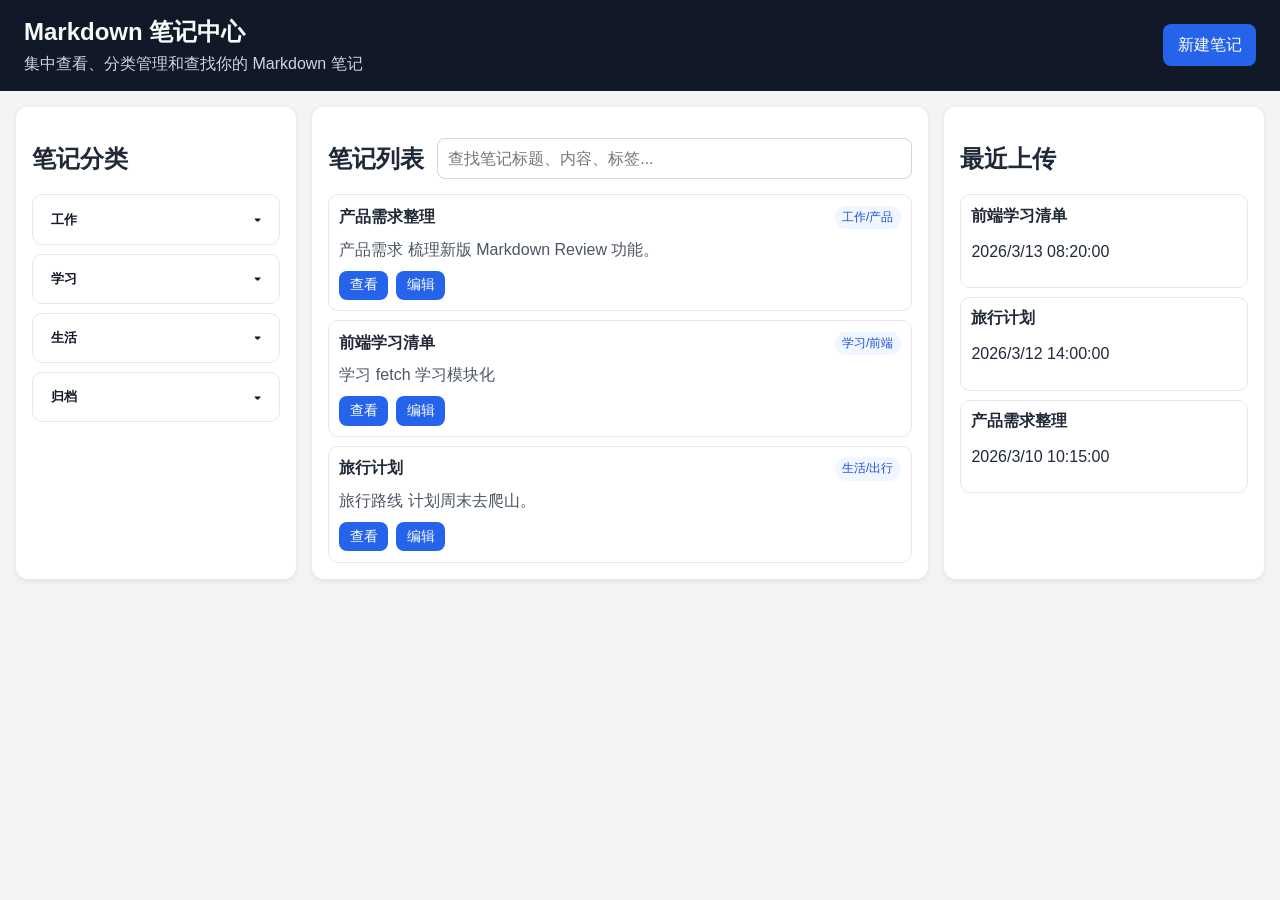
<file: frontend/index.html>
<!doctype html>
<html lang="zh-CN">
  <head>
    <meta charset="UTF-8" />
    <meta name="viewport" content="width=device-width, initial-scale=1.0" />
    <title>Markdown 笔记中心</title>
    <link rel="stylesheet" href="styles.css" />
  </head>
  <body>
    <header class="topbar">
      <div>
        <h1>Markdown 笔记中心</h1>
        <p>集中查看、分类管理和查找你的 Markdown 笔记</p>
      </div>
      <a class="primary-btn" href="editor.html">新建笔记</a>
    </header>

    <main class="home-layout">
      <section class="panel categories-panel">
        <h2>笔记分类</h2>
        <ul id="categoryTree" class="category-tree"></ul>
      </section>

      <section class="panel notes-panel">
        <div class="panel-header">
          <h2>笔记列表</h2>
          <input id="searchInput" type="search" placeholder="查找笔记标题、内容、标签..." />
        </div>
        <ul id="notesList" class="note-list"></ul>
      </section>

      <section class="panel recent-panel">
        <h2>最近上传</h2>
        <ul id="recentList" class="recent-list"></ul>
      </section>
    </main>

    <template id="noteItemTemplate">
      <li class="note-item">
        <div class="note-title-row">
          <strong class="note-title"></strong>
          <span class="note-category"></span>
        </div>
        <p class="note-summary"></p>
        <div class="note-actions">
          <a class="inline-btn" data-role="view">查看</a>
          <a class="inline-btn" data-role="edit">编辑</a>
        </div>
      </li>
    </template>

    <script src="notes-service.js"></script>
    <script src="home.js"></script>
  </body>
</html>
</file>
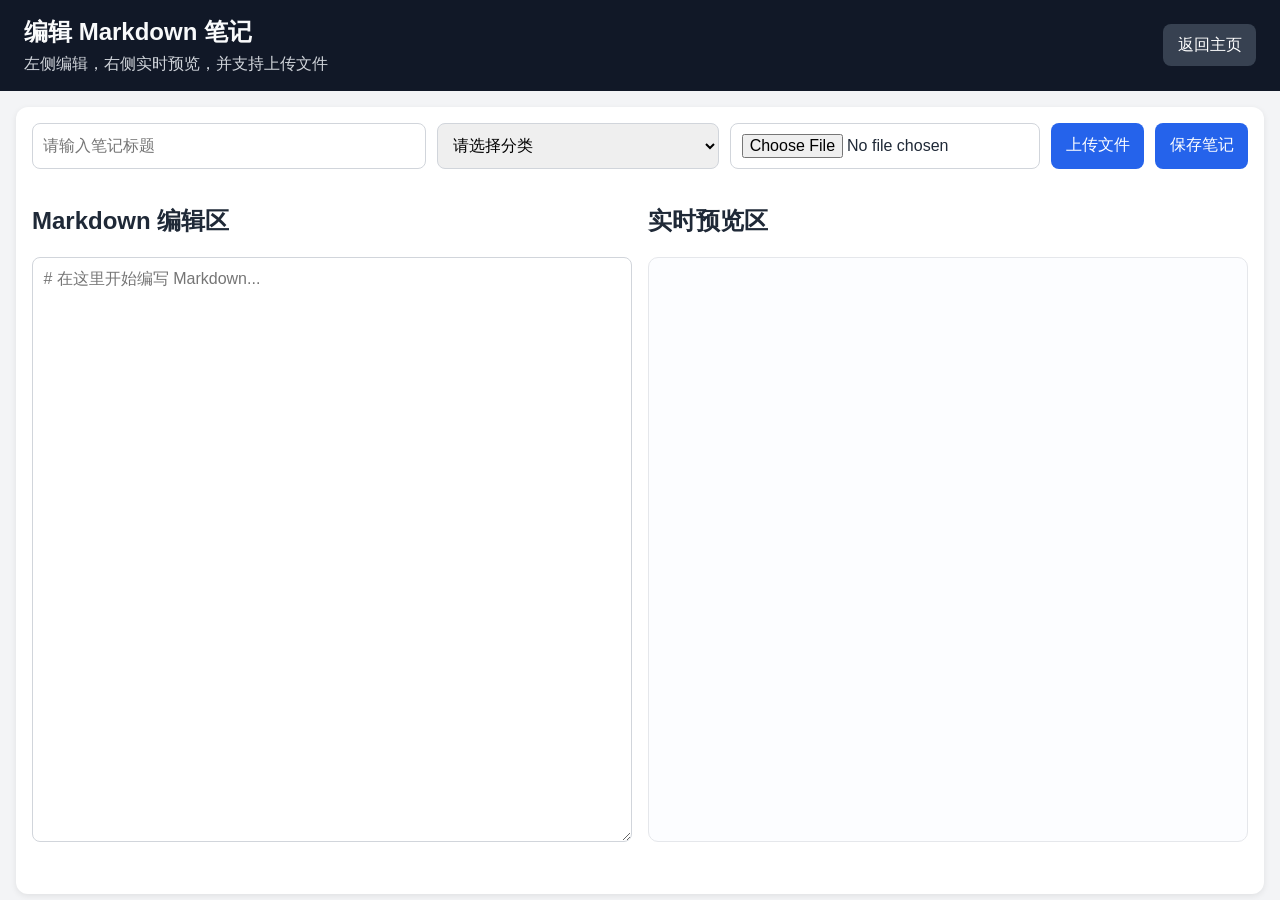
<file: frontend/editor.html>
<!doctype html>
<html lang="zh-CN">
  <head>
    <meta charset="UTF-8" />
    <meta name="viewport" content="width=device-width, initial-scale=1.0" />
    <title>编辑 Markdown 笔记</title>
    <link rel="stylesheet" href="styles.css" />
  </head>
  <body>
    <header class="topbar">
      <div>
        <h1>编辑 Markdown 笔记</h1>
        <p>左侧编辑，右侧实时预览，并支持上传文件</p>
      </div>
      <a class="primary-btn ghost" href="index.html">返回主页</a>
    </header>

    <main class="editor-layout panel">
      <div class="editor-toolbar">
        <input id="titleInput" type="text" placeholder="请输入笔记标题" />
        <select id="categoryInput">
          <option value="">请选择分类</option>
          <option value="工作">工作</option>
          <option value="学习">学习</option>
          <option value="生活">生活</option>
          <option value="归档">归档</option>
        </select>
        <input id="uploadInput" type="file" accept=".md,.markdown,text/markdown" />
        <button id="uploadBtn" class="primary-btn" type="button">上传文件</button>
        <button id="saveBtn" class="primary-btn" type="button">保存笔记</button>
      </div>

      <div class="editor-grid">
        <section>
          <h2>Markdown 编辑区</h2>
          <textarea id="markdownInput" placeholder="# 在这里开始编写 Markdown..." spellcheck="false"></textarea>
        </section>
        <section>
          <h2>实时预览区</h2>
          <article id="preview" class="preview"></article>
        </section>
      </div>
      <p id="statusMessage" class="status-message" role="status" aria-live="polite"></p>
    </main>

    <script src="notes-service.js"></script>
    <script src="editor.js"></script>
  </body>
</html>
</file>
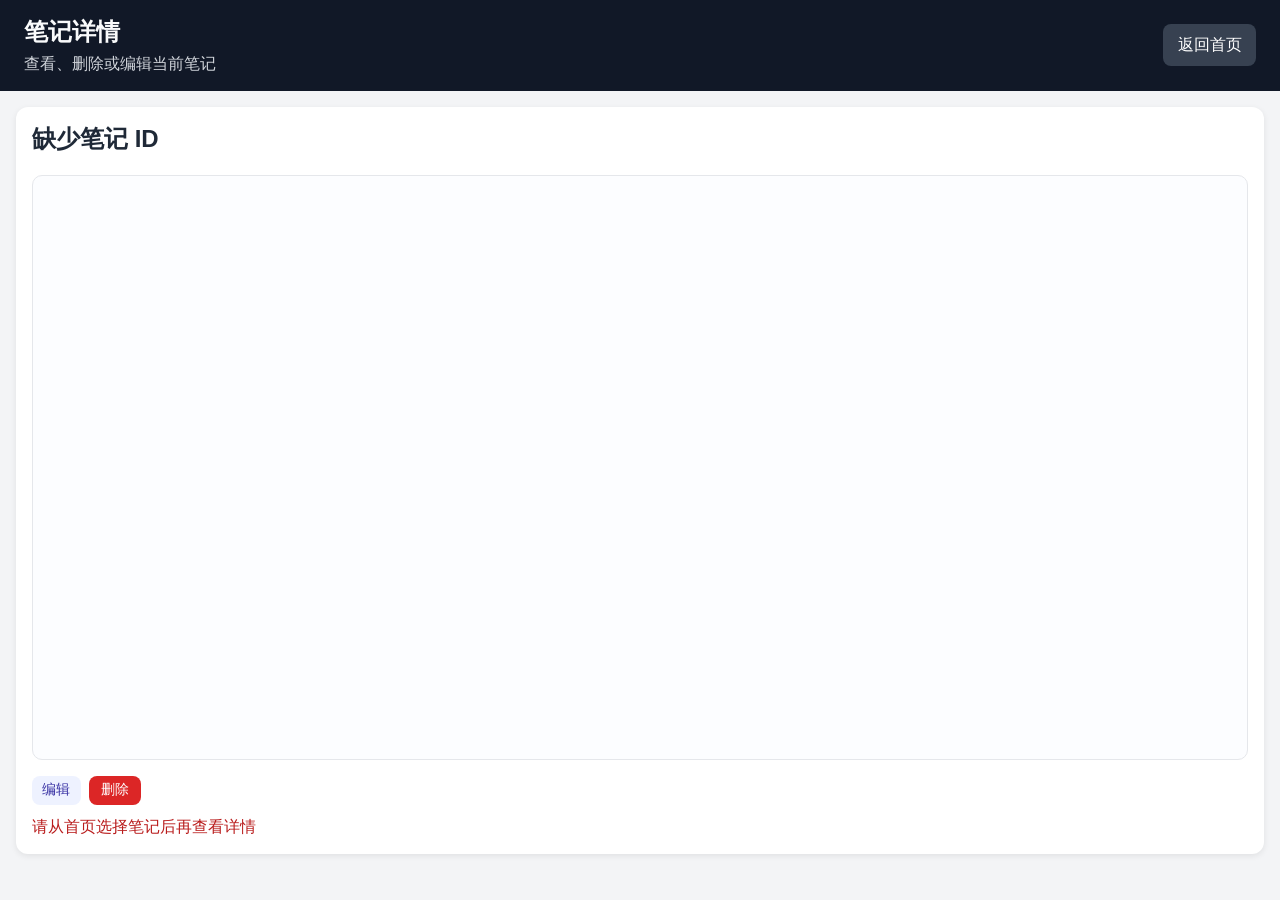
<file: frontend/note.html>
<!--
 * @Author: felix 1306332027@qq.com
 * @Date: 2026-03-14 21:32:16
 * @LastEditors: felix 1306332027@qq.com
 * @LastEditTime: 2026-03-14 21:33:53
 * @FilePath: \MarkdownReviewer\frontend\note.html
 * @Description: 这是默认设置,请设置`customMade`, 打开koroFileHeader查看配置 进行设置: https://github.com/OBKoro1/koro1FileHeader/wiki/%E9%85%8D%E7%BD%AE
-->
<!doctype html>
<html lang="zh-CN">
  <head>
    <meta charset="UTF-8" />
    <meta name="viewport" content="width=device-width, initial-scale=1.0" />
    <title>笔记详情</title>
    <link rel="stylesheet" href="styles.css" />
  </head>
  <body>
    <header class="topbar">
      <div>
        <h1>笔记详情</h1>
        <p>查看、删除或编辑当前笔记</p>
      </div>
      <a class="primary-btn ghost" href="index.html">返回首页</a>
    </header>

    <main class="note-view-layout">
      <section class="panel note-view-panel">
        <h2 id="noteTitle">加载中...</h2>
        <p id="noteMeta" class="note-meta"></p>
        <div id="noteContent" class="preview"></div>

        <div class="note-actions note-view-actions">
          <a id="editBtn" class="inline-btn secondary-btn" href="#">编辑</a>
          <button id="deleteBtn" class="danger-btn" type="button">删除</button>
        </div>

        <p id="detailStatus" class="status-message"></p>
      </section>
    </main>

    <script src="notes-service.js"></script>
    <script src="note.js"></script>
  </body>
</html>
</file>
<file: frontend/styles.css>
:root {
  font-family: "Segoe UI", "PingFang SC", sans-serif;
  color: #1f2937;
  background: #f3f4f6;
}

* {
  box-sizing: border-box;
}

body {
  margin: 0;
  min-height: 100vh;
  background: #f3f4f6;
}

.topbar {
  display: flex;
  justify-content: space-between;
  align-items: center;
  gap: 1rem;
  padding: 1rem 1.5rem;
  background: #111827;
  color: #f9fafb;
}

.topbar h1 {
  margin: 0;
  font-size: 1.5rem;
}

.topbar p {
  margin: 0.35rem 0 0;
  color: #d1d5db;
}

.primary-btn,
.inline-btn {
  border: none;
  border-radius: 8px;
  padding: 0.65rem 0.9rem;
  background: #2563eb;
  color: #fff;
  text-decoration: none;
  cursor: pointer;
  font: inherit;
}

.primary-btn:hover,
.inline-btn:hover {
  background: #1d4ed8;
}

.primary-btn.ghost {
  background: #374151;
}

.panel {
  background: #fff;
  border-radius: 12px;
  padding: 1rem;
  box-shadow: 0 2px 6px rgba(0, 0, 0, 0.08);
}

.home-layout {
  display: grid;
  grid-template-columns: 280px 1fr 320px;
  gap: 1rem;
  padding: 1rem;
}

.panel-header {
  display: grid;
  grid-template-columns: auto 1fr;
  align-items: center;
  gap: 0.8rem;
}

#searchInput,
#titleInput,
#categoryInput,
#uploadInput,
#markdownInput {
  width: 100%;
  border: 1px solid #d1d5db;
  border-radius: 8px;
  padding: 0.65rem;
  font: inherit;
}

.category-tree,
.note-list,
.recent-list {
  list-style: none;
  margin: 0;
  padding: 0;
  display: grid;
  gap: 0.55rem;
}

.category-node,
.note-item,
.recent-item {
  border: 1px solid #e5e7eb;
  border-radius: 10px;
  padding: 0.65rem;
  background: #fff;
  transition: border-color 0.2s ease, box-shadow 0.2s ease;
}

.note-item:hover,
.recent-item:hover {
  border-color: #bfdbfe;
  box-shadow: 0 8px 16px rgba(37, 99, 235, 0.08);
}

.category-toggle {
  display: flex;
  justify-content: space-between;
  align-items: center;
  width: 100%;
  background: transparent;
  color: #111827;
  border: none;
  padding: 0.3rem 0.5rem;
  border-radius: 8px;
  font-weight: 600;
  cursor: pointer;
  transition: background-color 0.2s ease, color 0.2s ease;
}

.category-toggle:hover,
.category-toggle:focus-visible {
  background: #eff6ff;
  color: #1d4ed8;
  outline: none;
}

.category-children {
  margin-top: 0.45rem;
  padding-left: 0.9rem;
  border-left: 2px solid #dbeafe;
  display: none;
}

.category-children.expanded {
  display: grid;
  gap: 0.35rem;
}

.note-title-row {
  display: flex;
  justify-content: space-between;
  align-items: center;
  gap: 0.5rem;
}

.note-category {
  font-size: 0.75rem;
  color: #1d4ed8;
  background: #eff6ff;
  padding: 0.2rem 0.45rem;
  border-radius: 999px;
}

.note-summary {
  color: #4b5563;
  margin: 0.6rem 0;
  line-height: 1.4;
}

.note-actions {
  display: flex;
  gap: 0.5rem;
}

.inline-btn {
  display: inline-block;
  padding: 0.35rem 0.65rem;
  font-size: 0.85rem;
}

.secondary-btn {
  background: #eef2ff;
  color: #3730a3;
}

.secondary-btn:hover {
  background: #e0e7ff;
}

.danger-btn {
  border: none;
  border-radius: 8px;
  padding: 0.35rem 0.75rem;
  font: inherit;
  font-size: 0.85rem;
  color: #fff;
  background: #dc2626;
  cursor: pointer;
}

.danger-btn:hover {
  background: #b91c1c;
}

.editor-layout {
  margin: 1rem;
}

.editor-toolbar {
  display: grid;
  grid-template-columns: 1.4fr 1fr 1.1fr auto auto;
  gap: 0.7rem;
  margin-bottom: 1rem;
}

.editor-grid {
  display: grid;
  grid-template-columns: 1fr 1fr;
  gap: 1rem;
}

#markdownInput,
.preview {
  min-height: 65vh;
}

#markdownInput {
  resize: vertical;
}

.preview {
  border: 1px solid #e5e7eb;
  border-radius: 10px;
  padding: 1.25rem;
  background: #fcfdff;
  overflow-wrap: anywhere;
  line-height: 1.7;
  color: #1f2937;
}

.preview :first-child {
  margin-top: 0;
}

.preview :last-child {
  margin-bottom: 0;
}

.preview h1,
.preview h2,
.preview h3 {
  line-height: 1.35;
  margin: 1.2rem 0 0.75rem;
}

.preview h1 {
  font-size: 1.6rem;
  border-bottom: 1px solid #dbeafe;
  padding-bottom: 0.4rem;
}

.preview h2 {
  font-size: 1.3rem;
}

.preview h3 {
  font-size: 1.1rem;
}

.preview p {
  margin: 0.7rem 0;
}

.preview ul {
  margin: 0.6rem 0;
  padding-left: 1.25rem;
}

.preview li {
  margin: 0.35rem 0;
}

.preview strong {
  color: #111827;
}

.status-message {
  margin: 0.8rem 0 0;
  min-height: 1.2em;
  color: #065f46;
}

.error {
  color: #b91c1c;
}

@media (max-width: 1200px) {
  .home-layout {
    grid-template-columns: 1fr;
  }
}

@media (max-width: 1024px) {
  .editor-toolbar,
  .editor-grid,
  .panel-header {
    grid-template-columns: 1fr;
  }
}

.note-view-layout {
  margin: 1rem;
}

.note-view-panel h2 {
  margin-top: 0;
}

.note-meta {
  margin: 0 0 1rem;
  color: #6b7280;
}

.note-view-actions {
  margin-top: 1rem;
  justify-content: flex-start;
}
</file>
